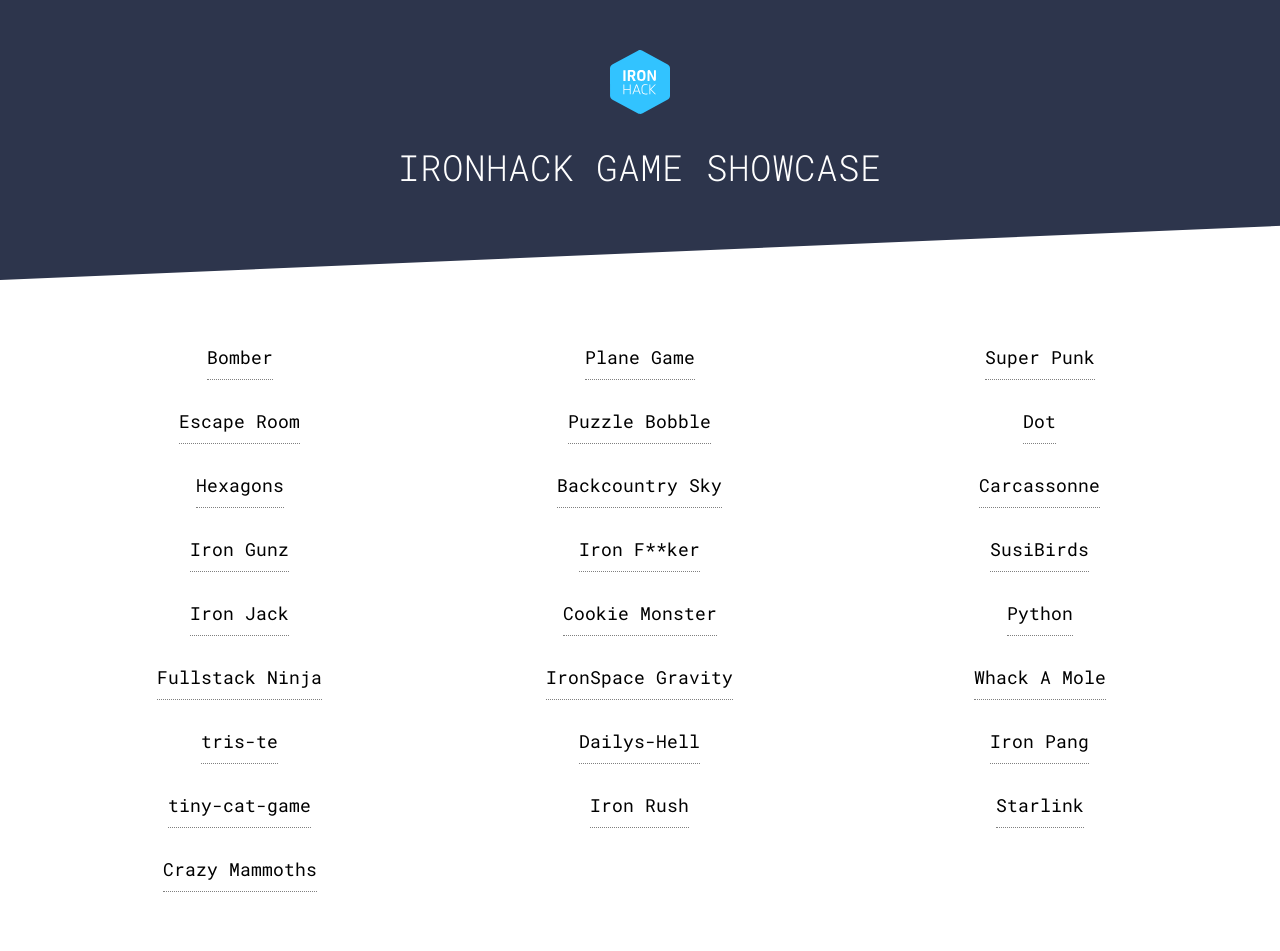
<file: index.html>
<!DOCTYPE html>
<html lang="en">
<head>
    <meta charset="UTF-8">
    <meta name="viewport" content="width=device-width, initial-scale=1.0">
    <meta http-equiv="X-UA-Compatible" content="ie=edge">
    <link rel="stylesheet" href="styles.css">
    <link href="https://fonts.googleapis.com/css?family=Roboto+Mono:300,400" rel="stylesheet">
    <title>Iron Games</title>
</head>
<body>
    <div class="logo">
        <img src="img/logo.svg" alt="logo ironhack">
        <h1>Ironhack game showcase</h1>
    </div>
    <div class="container">
        <ul>
            <li><a href="bomber/index.html">Bomber</a></li>
            <li><a href="escape-room/index.html">Escape Room</a></li>
            <li><a href="hex/index.html">Hexagons</a></li>
            <li><a href="iron-gunz/index.html">Iron Gunz</a></li>
            <li><a href="iron-jack/index.html">Iron Jack</a></li>
            <li><a href="ninja/index.html">Fullstack Ninja</a></li>
            <li><a href="tris-te/index.html">tris-te</a></li>
            <li><a href="tiny-cat-game/index.html">tiny-cat-game</a></li>
            <li><a target="_blank" href="mammoths/index.html">Crazy Mammoths</a></li>
        </ul>
        <ul>
            <li><a target="_blank" href="plane-game/index.html">Plane Game</a></li>
            <li><a target="_blank" href="puzzle-bobble/index.html">Puzzle Bobble</a></li>
            <li><a target="_blank" href="sky/index.html">Backcountry Sky</a></li>
            <li><a target="_blank" href="ironfucker/index.html">Iron F**ker</a></li>
            <li><a target="_blank" href="cookie-monster/index.html">Cookie Monster</a></li>
            <li><a target="_blank" href="gravity/index.html">IronSpace Gravity</a></li>
            <li><a target="_blank" href="Dailys-Hell/index.html">Dailys-Hell</a></li>
            <li><a target="_blank" href="iron-Rush/index.html">Iron Rush</a></li>
        </ul>
        <ul>
            <li><a target="_blank" href="super-punk/index.html">Super Punk</a></li>
            <li><a target="_blank" href="dot/index.html">Dot</a></li>
            <li><a target="_blank" href="carcassonne/index.html">Carcassonne</a></li>
            <li><a target="_blank" href="susibirds/index.html">SusiBirds</a></li>
            <li><a target="_blank" href="python/index.html">Python</a></li>
            <li><a target="_blank" href="whack-a-mole/index.html">Whack A Mole</a></li>
            <li><a target="_blank" href="iron-pang/index.html">Iron Pang</a></li>
            <li><a target="_blank" href="starlink/index.html">Starlink</a></li>
        </ul>
    </div>
</body>
</html>
</file>
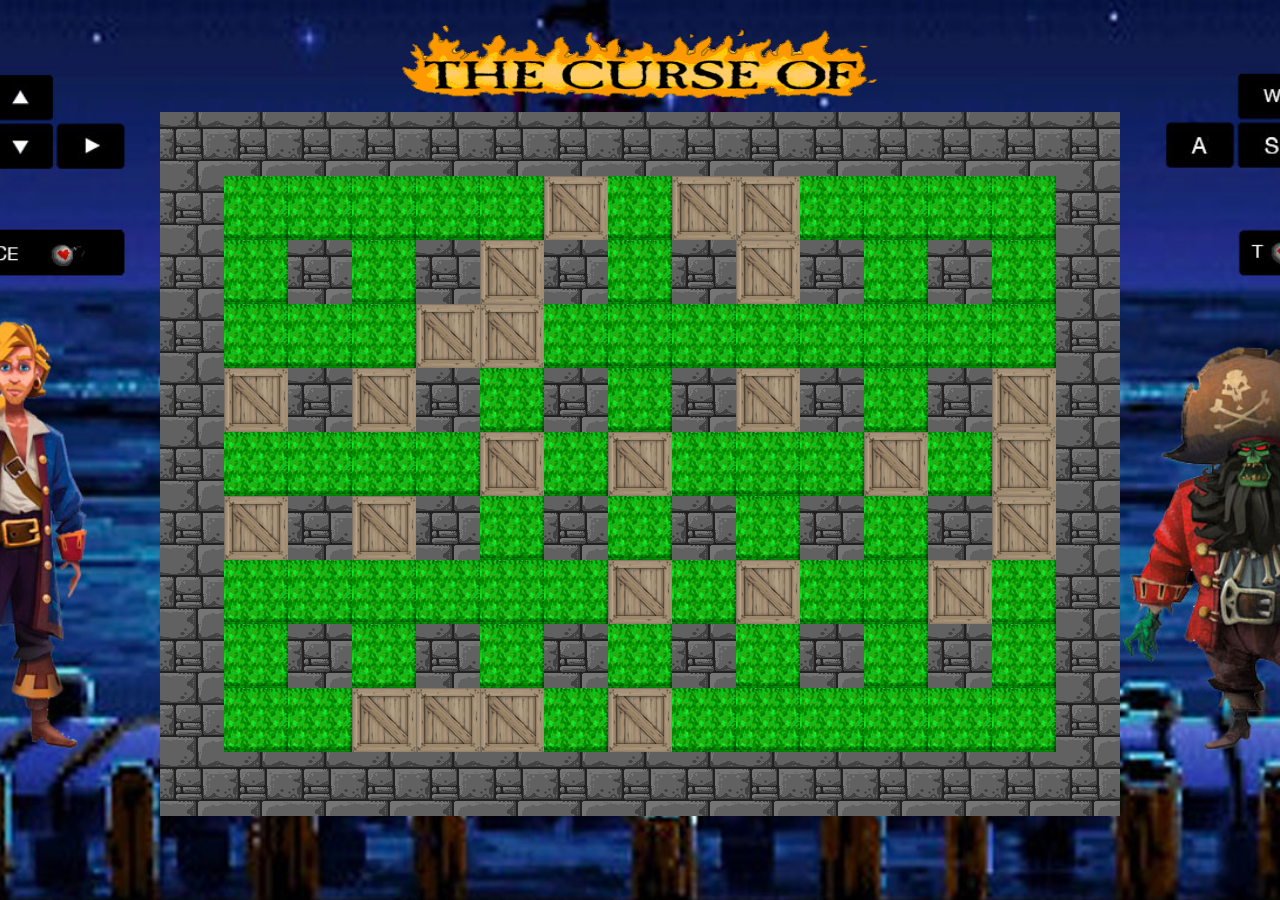
<file: bomber/index.html>
<!DOCTYPE html>
<html lang="en">

<head>
    <meta charset="UTF-8">
    <meta name="viewport" content="width=device-width, initial-scale=1.0">
    <meta http-equiv="X-UA-Compatible" content="ie=edge">
    <link rel="stylesheet" href="css/style.css">
    <script src="https://code.jquery.com/jquery-3.3.0.js" integrity="sha256-TFWSuDJt6kS+huV+vVlyV1jM3dwGdeNWqezhTxXB/X8=" crossorigin="anonymous"></script>
    <script src="js/ion.sound.js"></script>
    <script src="js/main.js"></script>
    <script src="js/bomberman.js"></script>
    <script src="js/board.js"></script>
    <script src="js/bomb.js"></script>
    <script src="js/obstacle.js"></script>
    <title>The Curse of Le Marc</title>
</head>

<body>
    <div class="background">
        <div>
            <div class="titulo">
                <img src="images/tmonkeyisland.gif" alt="logo titulo" id="logo" />
            </div>
        </div>
        <canvas id="myCanvas" width="960" height="704"></canvas>
    </div>
    <audio autoplay="true" loop>
            <source src="./sounds/main.mp3" type="audio/mpeg">
        </audio>
</body>

</html>
</file>
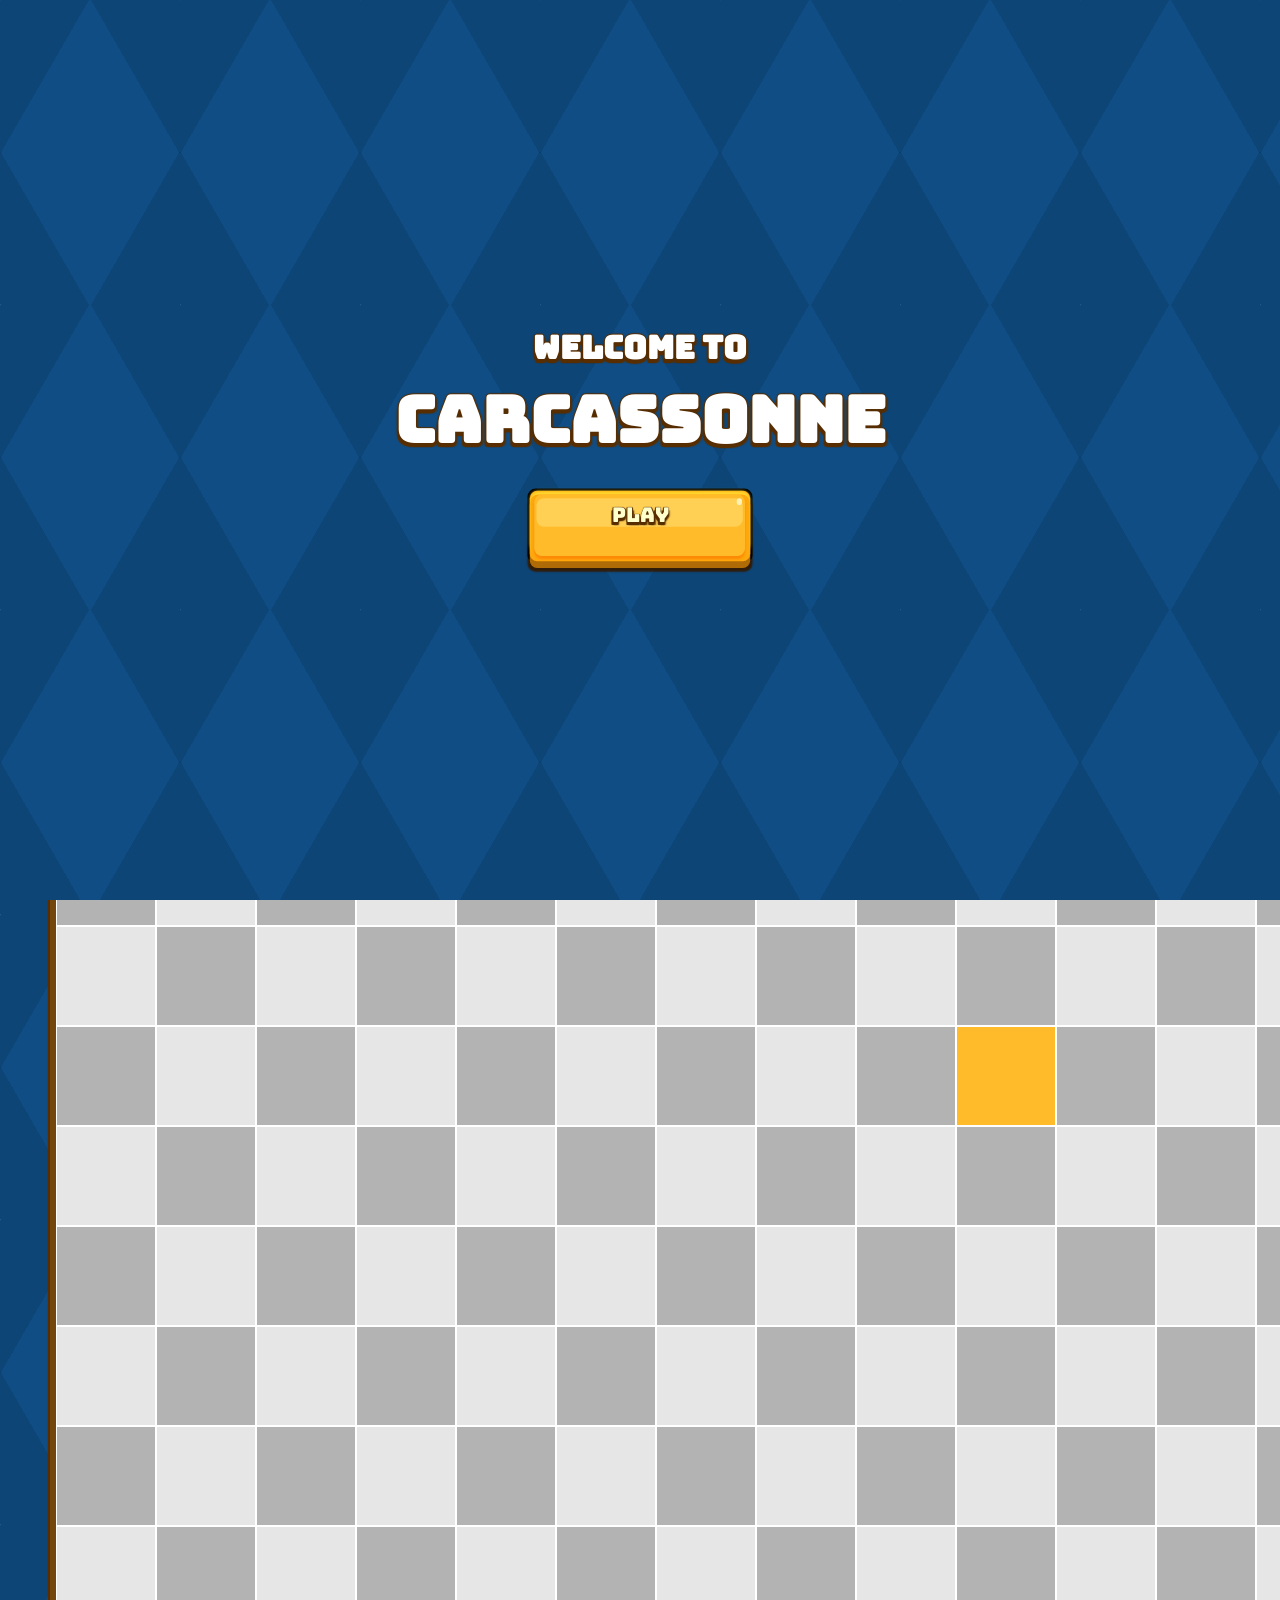
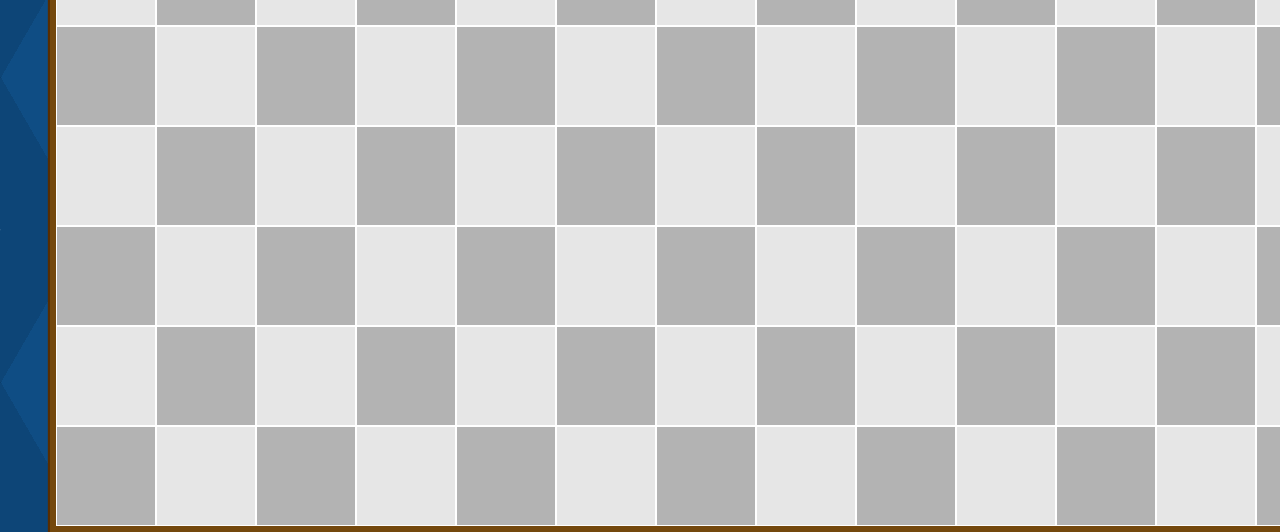
<file: carcassonne/index.html>
<!DOCTYPE html>
<html lang="en">
<head>
  <meta charset="UTF-8">
  <meta name="viewport" content="width=device-width, initial-scale=1.0">
  <meta http-equiv="X-UA-Compatible" content="ie=edge">
  <title>Carcassonne</title>
  <link rel="stylesheet" href="css/bootstrap-reboot.min.css">
  <link rel="stylesheet" href="css/style.css">
</head>
<body>

  <div id="begin-game" class="game-screen">
    <h1>Welcome to <span>Carcassonne</span></h2>
    <div class="capa1 context-btn play-btn" id="start">
      <div class="capa2">
        <div class="capa23">
          <div class="capa3">
            <div class="capa4">
              <span class="text">Play</span>
              <div class="capa5"></div>
            </div>
          </div>
        </div>
      </div>
    </div>
  </div>

  <div class="game-wrapper">
    <h1 class="logo">Carcassonne</h1>

    <div class="information-wrapper">
      <section class="remaining-cards">
        <div id="remaining-cards-info">
          Remaining cards: <span>30</span>
        </div>
      </section>
      <section id="board">

      </section>
      <section class="score">
        <div class="score-title">
          <h2>Score</h2>
        </div>
        <div class="players-information">
          <div class="player player-1">
            <h3>Player 1</h3>
            <div class="player-score">
              0
            </div>
          </div>

          <div class="deck-container">
            <h3>Deck</h3>
            <div class="deck" id="deck">
            </div>
          </div>

          <div class="player player-2">
            <h3>Player 2</h3>
            <div class="player-score">
              0
            </div>
          </div>
        </div>
      </section>
    </div>
  </div>

  <script src="https://code.jquery.com/jquery-3.2.1.min.js"
  integrity="sha256-hwg4gsxgFZhOsEEamdOYGBf13FyQuiTwlAQgxVSNgt4="
  crossorigin="anonymous"></script>
  <script type="text/javascript" src="js/jquery-ui.min.js"></script>
  <script type="text/javascript" src="js/card.js"></script>
  <script type="text/javascript" src="js/board.js"></script>
  <script type="text/javascript" src="js/score.js"></script>
  <script type="text/javascript" src="js/game.js"></script>
</body>
</html>
</file>
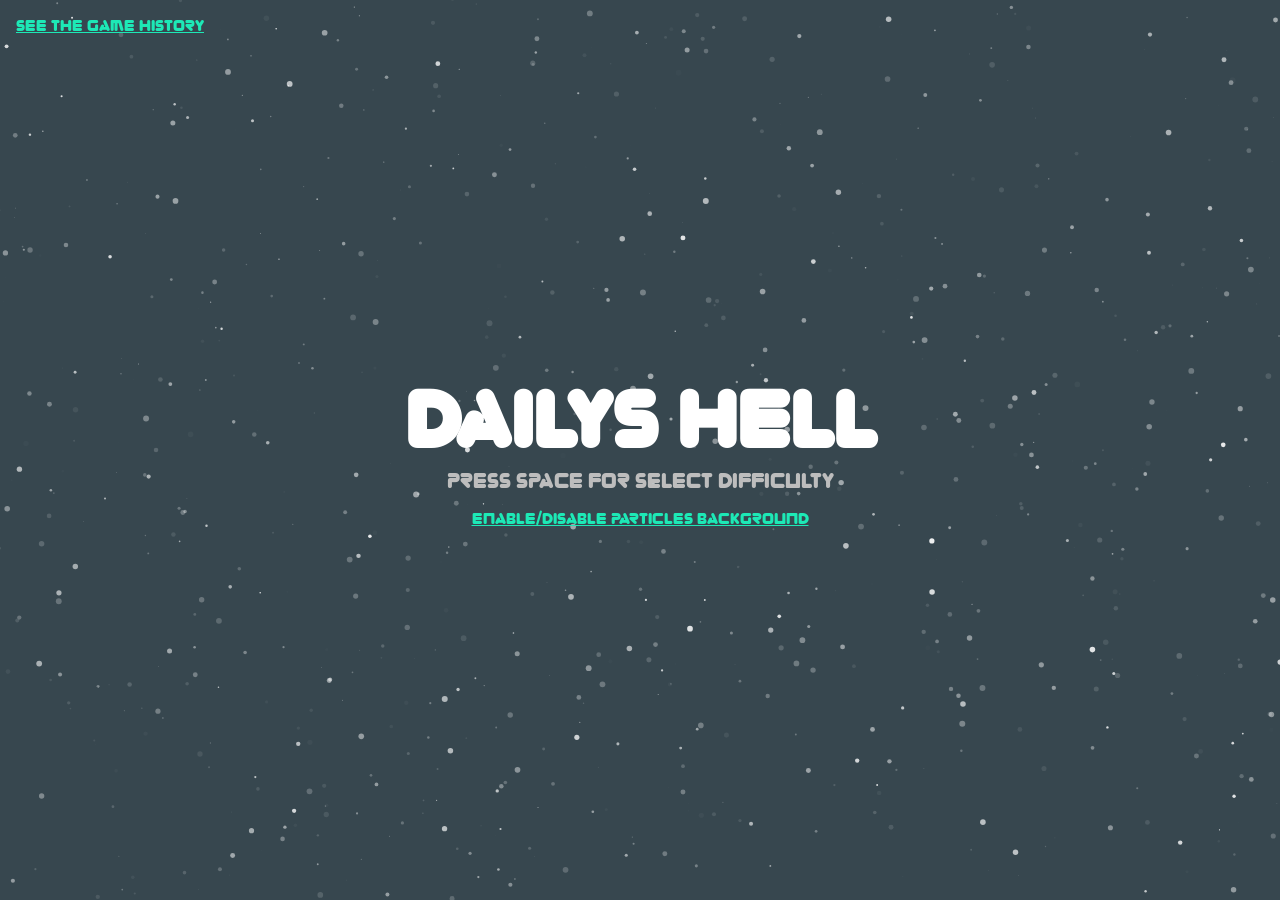
<file: Dailys-Hell/index.html>
<!DOCTYPE html>
<html lang="en">
<head>
    <meta charset="UTF-8">
    <meta name="viewport" content="width=device-width, initial-scale=1.0">
    <meta http-equiv="X-UA-Compatible" content="ie=edge">
    <title>Dailys Hell</title>
    <link rel="stylesheet" href="css/main.css">
</head>
<body>
    <div id="particles-js"></div>

    <canvas id="game-canvas"></canvas>
    
    <div id="splash-screen">
        <h1>Dailys Hell</h1>
        <p id="pressEnterText">Press space for select difficulty</p>
        
        <div id="difficulty-container">
            <article id="0">
                <h3>Hard</h3>
                <p>For script kiddies</p>
            </article>
            <article id="1">
                <h3>Very Hard</h3>
                <p>For junior developers</p>
            </article>
            <article id="2">
                <h3>1 vs 1</h3>
                <p>For senior developers</p>
            </article>
            <article id="3">
                <h3>Hardcore</h3>
                <p>For the masters of the f*cking universe</p>
            </article>
            <article id="4">
                <h3>SandBox</h3>
                <p>For babys (you can't die)</p>
            </article>
        </div>

        <a href="#" id="disableParticles">Enable/Disable Particles Background</a>
    </div>

    <a href="README.html" id="gameStory">See the Game History</a>

    <embed src="sounds/level1.mp3" autostart="true" loop="true" width="2" height="0"></embed>

    <script src="js/particles.js"></script>
    <script src="js/finalBoss.js"></script>
    <script src="js/gameData.js"></script>
    <script src="js/fireballs.js"></script>
    <script src="js/pulse.js"></script>
    <script src="js/player.js"></script>
    <script src="js/enemy.js"></script>
    <script src="js/game.js"></script>
    <script src="js/main.js"></script>
</body>
</html>
</file>
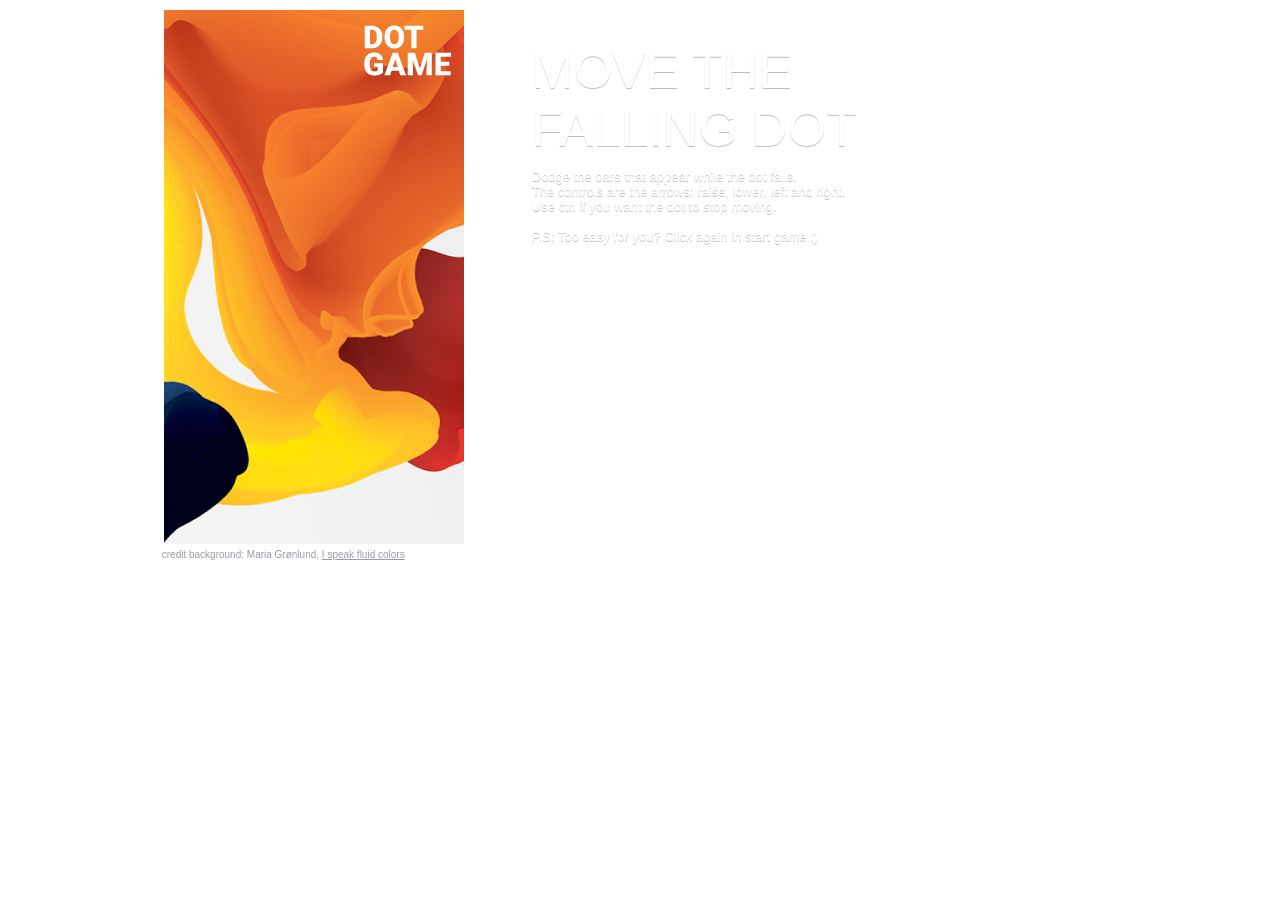
<file: dot/index.html>
<!DOCTYPE html>
<html lang="en">
<head>
  <meta charset="UTF-8">
  <meta name="viewport" content="width=device-width, initial-scale=1.0">
  <meta http-equiv="X-UA-Compatible" content="ie=edge">
  <link rel="stylesheet" href="css/style.css">
  <link rel="stylesheet" href="css/bootstrap-grid.min.css">
  <link rel="shortcut icon" type="image/png" href="img/icon.png"/>
  <title>dot game</title>
</head>
<body>
  <div class= "container row justify-content-center">
    <div id="game-board" class="col-md-3">
      <canvas id="canvas" width="300px" height="534px"></canvas>
      <footer>credit background: Maria Grønlund, <a href="https://www.behance.net/gallery/9795093/I-speak-fluid-colors">I speak fluid colors</a></footer>
    </div>
    <div class="col-md-1"></div>
    <div class="col-md-5 intro">
      <h1>Move the falling dot</h1>
      <p>Dodge the bars that appear while the dot falls.</br>
          The controls are the arrows: raise, lower, left and right.</br>
          Use ctrl if you want the dot to stop moving.</br></br>
          P.S: Too easy for you? Click again in start game ;)</p>
      <div><button id="start-button" class="btn">Start Game</button></div>
      <div><button id="reload-button" class="btn">Reload Game</button></div>
    </div>
  </div>
  <script type="text/javascript" src="lib/CONFIG.js"></script>
  <script type="text/javascript" src="lib/obstacle.js"></script>
  <script type="text/javascript" src="lib/dot.js"></script>
  <script type="text/javascript" src="lib/sound.js"></script>
  <script type="text/javascript" src="lib/game.js"></script>
  <script type="text/javascript" src="lib/main.js"></script>
</body>
</html>
</file>
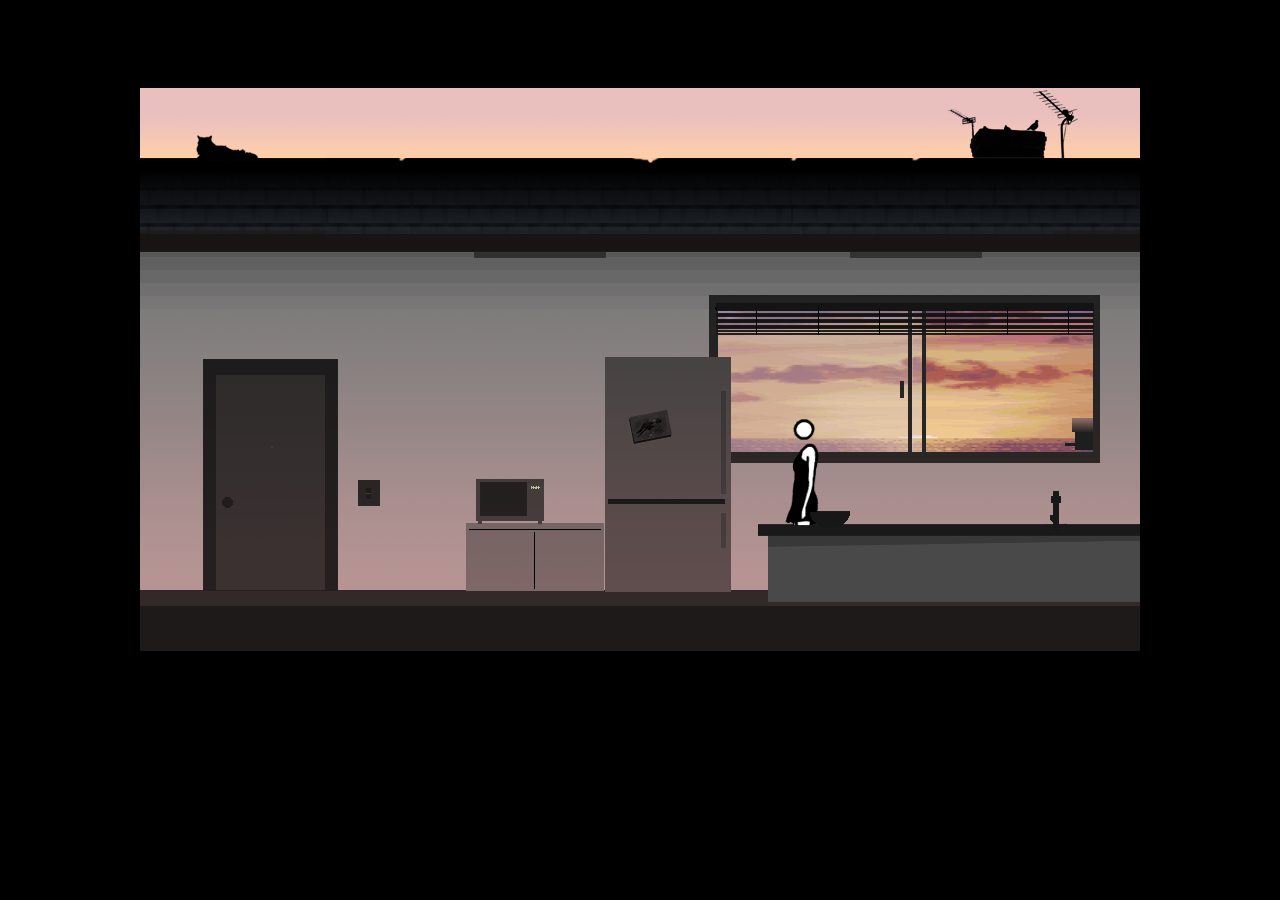
<file: escape-room/index.html>
<!DOCTYPE html>
<html lang="en">
<head>
  <meta charset="UTF-8">
  <meta name="viewport" content="width=device-width, initial-scale=1.0">
  <meta http-equiv="X-UA-Compatible" content="ie=edge">
  <title>Game project</title>
  <link rel="stylesheet" href="css/styles.css">
  <script src="https://code.jquery.com/jquery-3.3.1.js" integrity="sha256-2Kok7MbOyxpgUVvAk/HJ2jigOSYS2auK4Pfzbm7uH60=" crossorigin="anonymous"></script>
  
  
</head>

<body>
  <div class="container">
    <div class="inventory">
        <div data-selected="false" class="not-owned" id="corn"><img src="images/items/corn.png" alt="Un puñado de maíz"></div>
        <div data-selected="false" class="not-owned" id="bowl"><img src="images/items/bowl.png" alt="Un bol azul"></div>
        <div data-selected="false" class="not-owned" id="pop"><img src="images/items/pop.png" alt="Palomitas"></div>
        <div data-selected="false" class="not-owned" id="key"><img src="images/items/key.png" alt="Palomitas"></div>
    </div>
    <div class="screen">
      <canvas id="myCanvas" width="1000" height="563">
      </canvas>
      <div id="subtitles"></div>
      
    </div>  
  </div>
  
  <script src="js/hero.js"></script>
  <script src="js/items.js"></script>
  <script src="js/foreground.js"></script>
  <script src="js/background.js"></script>
  <script src="js/zones.js"></script>
  <script src="js/actions.js"></script>
  <script src="js/game.js"></script>
  <script src="js/script.js"></script>
  
</body>
</html>
</file>
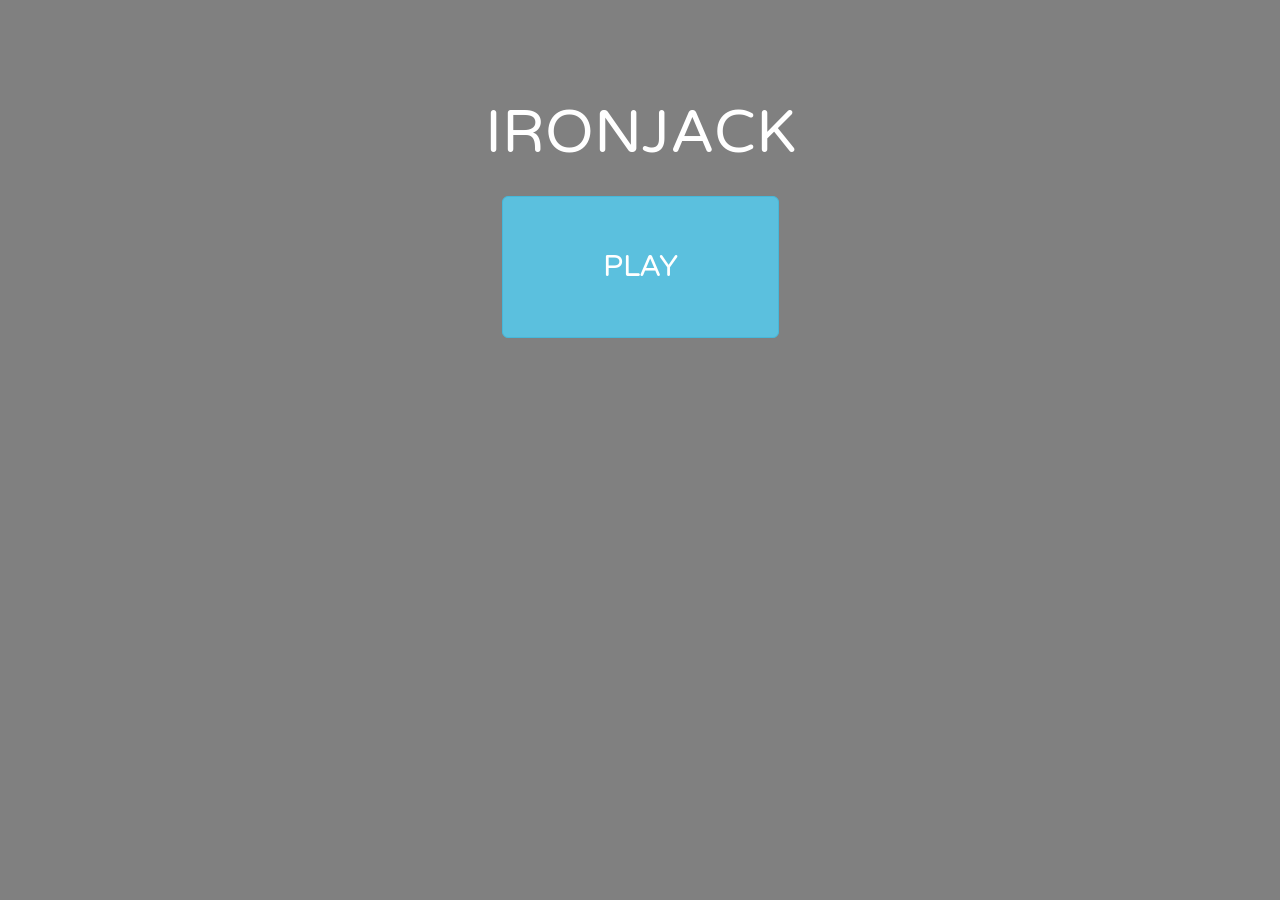
<file: iron-jack/index.html>
<!DOCTYPE html>
<html lang="en">

<head>
  <meta charset="UTF-8">
  <meta name="viewport" content="width=device-width, initial-scale=1.0">
  <meta http-equiv="X-UA-Compatible" content="ie=edge">
  <title>Iron Jack</title>

  <!-- jQuery -->
  <script src="https://code.jquery.com/jquery-3.2.1.slim.min.js" integrity="sha384-KJ3o2DKtIkvYIK3UENzmM7KCkRr/rE9/Qpg6aAZGJwFDMVNA/GpGFF93hXpG5KkN" crossorigin="anonymous"></script>
  <script src="https://cdnjs.cloudflare.com/ajax/libs/popper.js/1.12.9/umd/popper.min.js" integrity="sha384-ApNbgh9B+Y1QKtv3Rn7W3mgPxhU9K/ScQsAP7hUibX39j7fakFPskvXusvfa0b4Q" crossorigin="anonymous"></script>

  <!-- Bootstrap -->
  <link rel="stylesheet" href="https://maxcdn.bootstrapcdn.com/bootstrap/3.3.7/css/bootstrap.min.css" integrity="sha384-BVYiiSIFeK1dGmJRAkycuHAHRg32OmUcww7on3RYdg4Va+PmSTsz/K68vbdEjh4u" crossorigin="anonymous">
  <script src="https://maxcdn.bootstrapcdn.com/bootstrap/3.3.7/js/bootstrap.min.js" integrity="sha384-Tc5IQib027qvyjSMfHjOMaLkfuWVxZxUPnCJA7l2mCWNIpG9mGCD8wGNIcPD7Txa" crossorigin="anonymous"></script>

  <link rel="stylesheet" href="css/style.css">
  <script src="js/background.js"></script>
  <script src="js/player.js"></script>
  <script src="js/platform.js"></script>
  <script src="js/item.js"></script>
  <script src="js/enemy.js"></script>
  <script src="js/game.js"></script>
  <script src="js/index.js"></script>
</head>

<body>
  <div class="container">
    <div class="row">
      <div id="start" class="col-lg-12">
        <h1>IRONJACK</h1>
        <button id="start-game" class="btn btn-info btn-lg">PLAY</button>
      </div>
    </div>

    <div class="row">
      <div id="game" class="col-lg-12">
        <div class="canvas col-lg-12">
          <canvas id="iron-jack" width="800" height="600"></canvas>
        </div>
        <div class="info col-lg-12">
          <h2>IRONJACK</h2>
          <div class="row">
            <h3 class="col-lg-5" id="level">LEVEL:</h3>
            <h3 class="col-lg-5" id="points">POINTS:</h3>
          </div>          
          <button id="reset-game" class="btn btn-info">RESET</button>
        </div>
      </div>
    </div>
  </div>
</body>

</html>
</file>
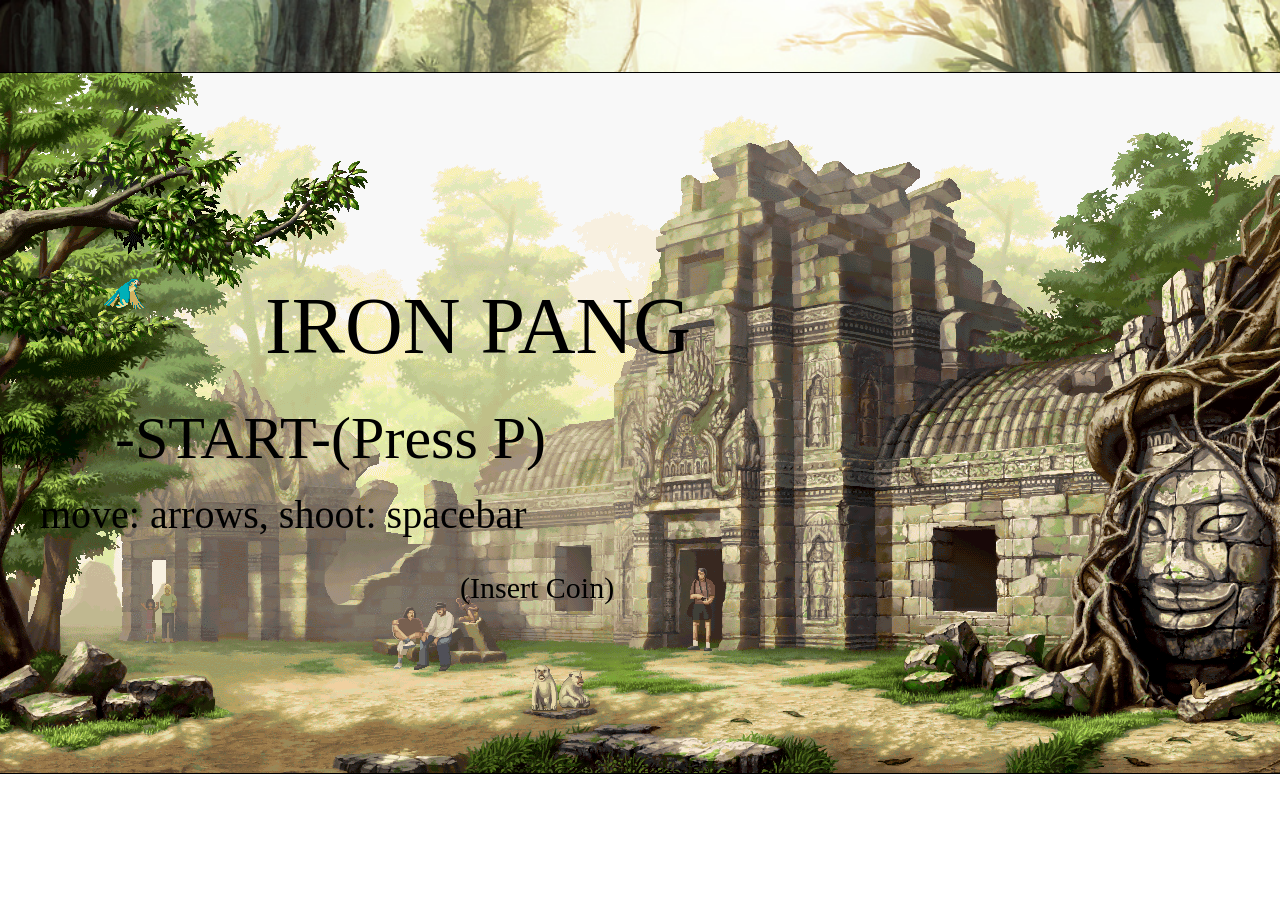
<file: iron-pang/index.html>
<!DOCTYPE html>
<html lang="en">

<head>
  <meta charset="utf-8">
  <meta name="viewport" content="width=device-width, initial-scale=1, shrink-to-fit=no">
  <meta http-equiv="X-UA-Compatible" content="ie=edge">
  <script type="text/javascript" src="js/index.js"></script>
  <script type="text/javascript" src="js/game.js"></script>
  <script type="text/javascript" src="js/player.js"></script>
  <script type="text/javascript" src="js/ball.js"></script>
  <script type="text/javascript" src="js/bullet.js"></script>
  <script type="text/javascript" src="js/score.js"></script>

  <!-- Bootstrap CSS -->
 <link rel="stylesheet" href="https://maxcdn.bootstrapcdn.com/bootstrap/4.0.0/css/bootstrap.min.css" integrity="sha384-Gn5384xqQ1aoWXA+058RXPxPg6fy4IWvTNh0E263XmFcJlSAwiGgFAW/dAiS6JXm"
 crossorigin="anonymous">

  <link rel="stylesheet" href="css/style.css">
  <title>Iron Pang</title>
</head>

<body>
  
  
<br>
<br>
<br>
    
    
  

<div class="d-flex justify-content-center align-items-center">
  <canvas id="canvas" width="1500" height="700"></canvas>
</div>

</body>

</html>
</file>
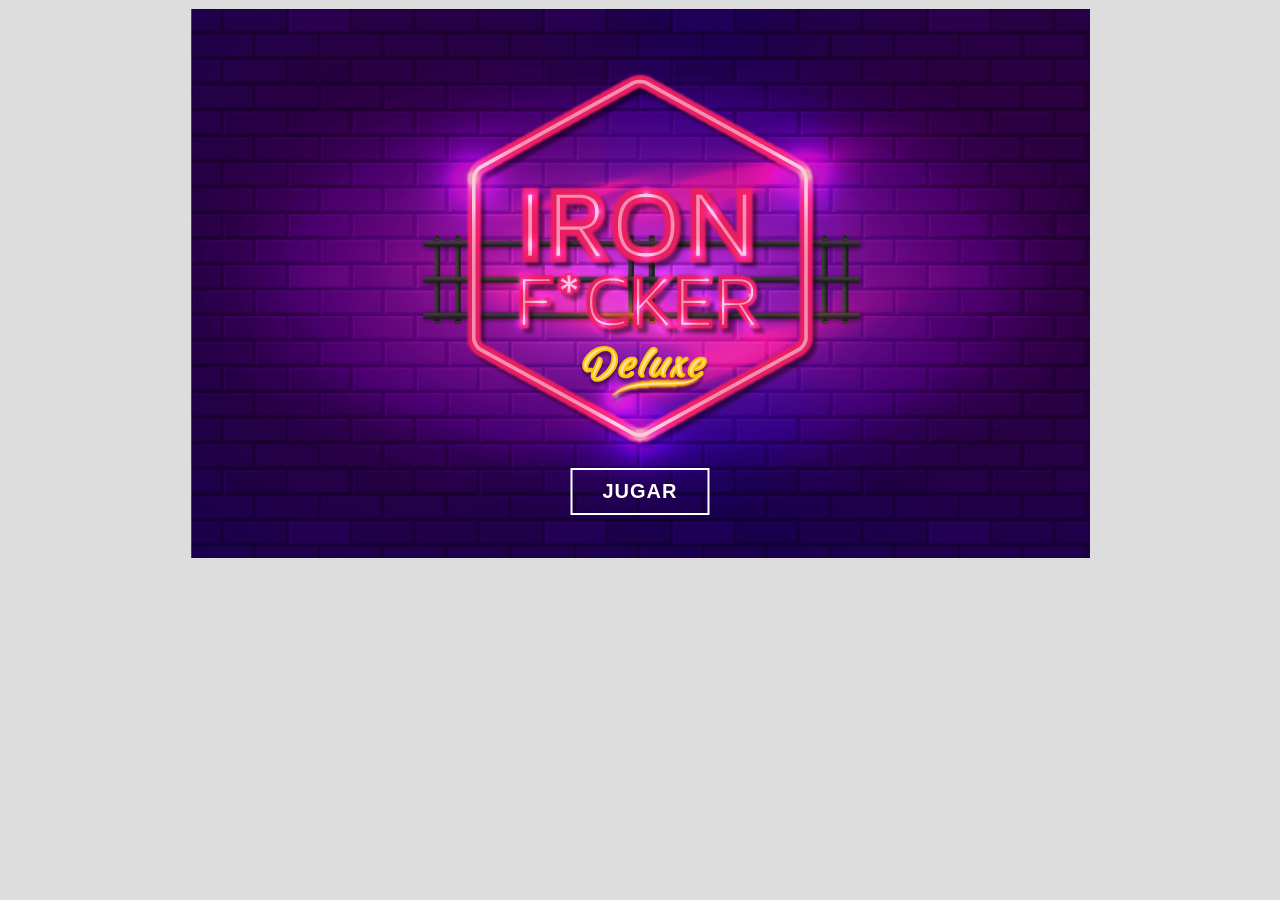
<file: ironfucker/index.html>
<!DOCTYPE html>
<html lang="es">

<head>
    <meta charset="UTF-8">
    <meta name="viewport" content="width=device-width, initial-scale=1.0">
    <meta http-equiv="X-UA-Compatible" content="ie=edge">
    <title>Iron F*cker | Game</title>
    <link rel="stylesheet" href="./css/styles.css">
</head>

<body>

    <div id="start">
        <a href="play.html">JUGAR</span></a>
    </div>

</body>

</html>
</file>
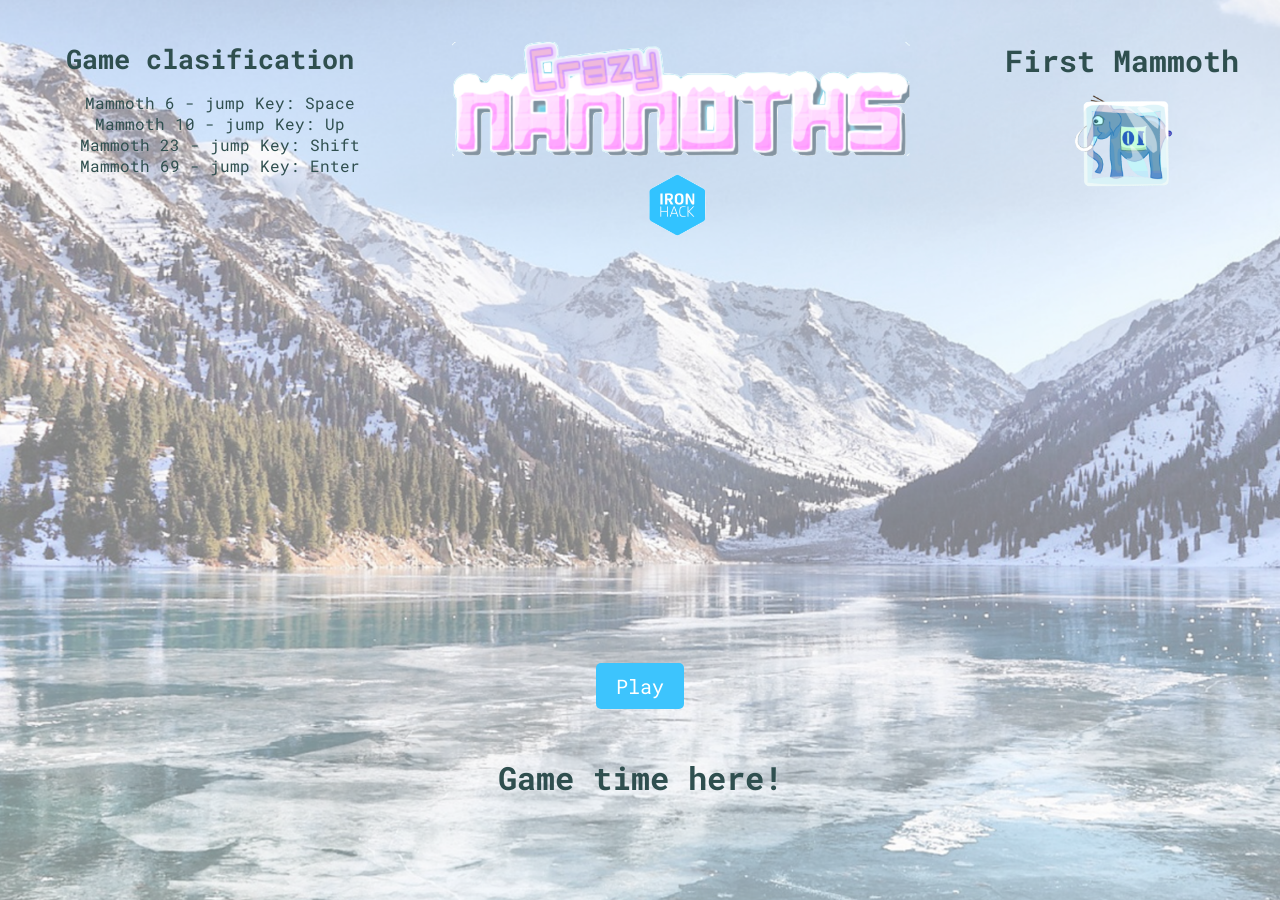
<file: mammoths/index.html>
<!DOCTYPE html>
<html>
  <head>
    <meta charset="utf-8">
    <meta name="viewport" content="width=device-width">
    <title>Pablo's Crazy Mammoths</title>
    <link href="css/index.css" rel="stylesheet" type="text/css" />
    <link href="https://fonts.googleapis.com/css?family=Roboto+Mono" rel="stylesheet">
  </head>
  <body>
    <canvas id="canvas"></canvas>

    <div id="winnerDiv">
      <h1> The super Winner is: </h1>
      <img id="winnerImg" src="images/Mammoth10.png" alt="mammoth Winner">
    </div>

    <div id="game">

      <div id="clasification">
        <h1>Game clasification</h1>
        <ol id="clasificationList">
          <li id="1st">Mammoth 6 - jump Key: Space</li>
          <li id="2nd">Mammoth 10 - jump Key: Up</li>
          <li id="3rd">Mammoth 23 - jump Key: Shift</li>
          <li id="4th">Mammoth 69 - jump Key: Enter</li>
        </ol>
      </div>

      <div id="title">
        <img src="images/title3.png" alt="title">
      </div>

      <div id="firstPosition">
        <h1>First Mammoth</h1>
        <img id="firstMammoth" src= "images/Mammoth10.png" alt="mammoth Winning">
      </div>

    </div>

    <div id="holdPlay">
      <button id="button" onclick="play()">Play</button>
      <h1 id="gameTime"> Game time here! </h1>
    </div>
    <script src="js/mammoth.js"></script>
    <script src="js/board.js"></script>
    <script src="js/game.js"></script>
  </body>
</html>
</file>
<file: styles.css>
body {
    font-family: 'Roboto Mono', monospace;
    font-size: 18px;
    color: black;
    padding: 0;
    margin: 0;
}

.logo {
    padding: 50px 0 10px;
    margin-bottom: 120px;
    text-align: center;
    background: #2d354c;
    position: relative;
}

.logo:after {
    content: "";
    position: absolute;
    width: 100vw;
    border-bottom: 65px solid transparent;
    border-left: 120vw solid #2d354c;
    left: 0;
}

h1 {
    text-transform: uppercase;
    font-weight: 300;
    color: white;
}

.container {
    width: 1200px;
    max-width: 100%;
    margin: 0 auto;
    box-sizing: border-box;
    display: flex;
    flex-wrap: wrap;
}

ul {
    width: 33.33%;
    list-style: none;
    text-align: center;
    margin: 0 0 30px;
    padding: 0;
}

li {
    margin-bottom: 40px;
}

a {
    text-decoration: none;
    color: black;
    border-bottom: 1px dotted grey;
    padding-bottom: 10px;
}

a:hover {
    color: #32c3ff;
}

@media screen and (max-width:1199px) {
    ul {
        width: 50%;
    }
}

@media screen and (max-width:767px) {
    ul {
        width: 100%;
    }
}
</file>
<file: bomber/css/style.css>
body {
    text-align: center;
    background: url("../images/bg-3.jpg") no-repeat center center fixed;
    -webkit-background-size: cover;
    -moz-background-size: cover;
    -o-background-size: cover;
    background-size: cover;
}

#myCanvas {
    margin:0 auto;
}


#logo {
       height: auto;
       display: inline-block;
       width: 100%;
       max-width: 500px;
        height: 100px;
       margin: 0 auto;
       text-align: center;
}
</file>
<file: carcassonne/css/style.css>
@import url('https://fonts.googleapis.com/css?family=Bungee');

* {
  box-sizing: border-box;
  outline: none;
}

body {
  font-family: 'Bungee', cursive;
  font-style: normal;
  font-weight: 400;
}

.game-wrapper {
  /*background-image: url(../img/pattern.svg);
  background-repeat: repeat;*/

  height: 100%;
  width: 2412px;
  /*background-size: 100px;*/

  background-color: #0F4D84;
  background-image:
  repeating-linear-gradient(120deg, rgba(255,255,255,.1), transparent 1px, transparent 10000px),
  repeating-linear-gradient(60deg, rgba(255,255,255,.1), rgba(255,255,255,.1) 1px, transparent 1px, transparent 10000px),
  linear-gradient(60deg,rgba(0,0,0,.1) 25%, transparent 25%, transparent 75%, rgba(0,0,0,.1) 75%, rgba(0,0,0,.1)),
  linear-gradient(120deg, rgba(0,0,0,.1) 25%, transparent 25%, transparent 75%, rgba(0,0,0,.1) 75%, rgba(0,0,0,.1));
  background-size: 180px 305px;
}
.information-wrapper {
  margin: 0 50px;
  display: flex;
  flex-direction: row;
  justify-content: space-between;
}

/* Textos */

h1.logo {
  z-index: 10001;
  position: fixed;
  top: 0;
  left: 50%;
  transform: translateX(calc(-50% - 150px));
  font-size: 4rem;
  text-transform: uppercase;
  text-align: center;
  color: #ffbb2a;
  text-shadow: -1px 0 1px #582E00, 1px 0 1px #582E00, 0 -1px 1px #582E00, 0 4px 1px #582E00, -2px 4px 1px #582E00, 2px 3px 2px #582E00;
}
h1, h2, h3, .player-score, .remaining-cards, .winner, .wrong-position {
  text-align: center;
  color: #ffffff;
  text-shadow: -1px 0 1px #582E00, 1px 0 1px #582E00, 0 -1px 1px #582E00, 0 4px 1px #582E00, -2px 4px 1px #582E00, 2px 3px 2px #582E00;
}

h1 {
  font-size: 2rem;
}

h1 span {
  font-size: 4rem;
  display: block;
}

h2 {
  font-size: 3rem;
}
h3 {
  font-size: 2rem;
}
.player-score {
  text-align: center;
  font-size: 4rem;
  color: #ffffff;
}
.remaining-followers {
  text-align: center;
  font-size: 1.25rem;
  color: #ffffff;
}
.wrong-position {
  color: #e85756;
  position: fixed;
  top: 50%;
  left: 50%;
  text-align: center;
  transform: translate(-50%, -50%);
  z-index: 10000;
  font-size: 3rem;
  animation-name: wrongFadeInOut;
  animation-duration: 2s;
  animation-timing-function: ease-in-out;
  opacity: 0;
}

@keyframes wrongFadeInOut {
  0% {opacity: 0}
  15% {opacity: 1}
  85% {opacity: 1}
  100% {opacity: 0}
}

/* Board */

#board {
  margin-top: 120px;
  width: 2012px;
  border: 6px solid #74480d;
  height: 2012px;
  background: #dedede;
  background-image: url(../img/board-background.png);
  box-shadow: -1px 0 1px #582E00, 1px 0 1px #582E00, 0 -1px 1px #582E00, 0 4px 1px #582E00, -2px 4px 1px #582E00, 2px 3px 2px #582E00;
}
.row-card {
  display: flex;
}
.card-cell {
  height: 100px;
  width: 100px;
  flex-basis: 100px;
  border: 1px solid #ffffff;
}
.initial {
  background: #ffbb2a !important;
}
.cell-highlighted {
  background: #0F4D84 !important;
}
.blocked {
  pointer-events: none;
}

/* Score */

.score {
  height: 100vh;
  background-image: url(../img/pattern-score.svg);
  background-repeat: repeat;
  background-size: 100px;
  background: #e85756;
  -webkit-box-shadow: -5px 0px 14px -7px rgba(255,187,42,1);
  -moz-box-shadow: -5px 0px 14px -7px rgba(255,187,42,1);
  box-shadow: -5px 0px 14px -7px rgba(255,187,42,1);
  width: 300px;
  position: fixed;
  right: 0;
  top: 0;
  padding: 20px 20px 40px;
  z-index: 10002;
  transform: scale(0);
  transition: transform 0.3s ease-in;
}

.score.show {
  transform: scale(1);
}

.players-information {
  display: flex;
  flex-direction: column;
  justify-content: space-between;
  height: calc(100% - 100px);
  align-items: center;
}
.score-title {
  display: flex;
  height: 100px;
  align-items: center;
  justify-content: center;
}
.deck {
  position: relative;
  width: 98px;
  height: 98px;
}

#deck.blocked-deck .card {
  pointer-events: none !important;
}

.deck-container h3 {
  margin-bottom: 1.5rem;
}

.card, .back, .front{
  height: 98px;
  width: 98px;
}

.card {
  flex-basis: 100px;
  position: absolute;
}

.deck .card {
  pointer-events: none;
}

.deck .card:last-child {
  pointer-events: auto;
}

.card .back {
  background-image: url(../img/back.svg);
  background-repeat: no-repeat;
}

.card .front {
  display: none;
}

.player h3, .player div {
  color: #fff;
  transition: all 0.3s ease;
}

.player.active {
  animation-name: mark;
  animation-duration: 1.5s;
  animation-timing-function: ease;
  animation-iteration-count: infinite;
}

.player.active h3, .player.active div {
  color: #ffbb2a;
}

/* Remaining cards */

.remaining-cards {
  position: fixed;
  z-index: 1;
  bottom: 0;
  left: 50%;
  transform: translateX(calc(-50% - 150px));
  text-align: center;
  background: #e85756;
  padding: 10px 20px;
  font-size: 1.3rem;
  border-top-left-radius: 8px;
  border-top-right-radius: 8px;
}

/* End of the game */

.game-screen {
  z-index: 10000;
  height: 100vh;
  width: 100%;
  background-color: #0F4D84;
  background-image:
  repeating-linear-gradient(120deg, rgba(255,255,255,.1), transparent 1px, transparent 10000px),
  repeating-linear-gradient(60deg, rgba(255,255,255,.1), rgba(255,255,255,.1) 1px, transparent 1px, transparent 10000px),
  linear-gradient(60deg,rgba(0,0,0,.1) 25%, transparent 25%, transparent 75%, rgba(0,0,0,.1) 75%, rgba(0,0,0,.1)),
  linear-gradient(120deg, rgba(0,0,0,.1) 25%, transparent 25%, transparent 75%, rgba(0,0,0,.1) 75%, rgba(0,0,0,.1));
  background-size: 180px 305px;
  display: flex;
  align-items: center;
  justify-content: center;
  flex-direction: column;
  position: fixed;
}

#end-game {
  width: calc(100% - 300px);
  opacity: 0;
  animation-name: show;
  animation-duration: .5s;
  animation-delay: 0.5s;
  animation-timing-function: ease-in;
  animation-iteration-count: 1;
  animation-fill-mode: forwards;
}

#begin-game {
  z-index: 10003;
}
.winner {
  font-size: 4rem;
}
.play-btn {
  transform: scale(.75) !important;
  margin: 0 !important;
}
.play-btn span {
  margin-left: 0;
  left: 50%;
  transform: translateX(-50%);
  width: 180px;
}

#begin-game .play-btn span {
  width: 74px;
}

/*Botones*/


/*Boton amarillo defecto*/

.capa1 {
	position: relative;
	-webkit-border-radius: 11px;
	-moz-border-radius: 11px;
	border-radius: 11px;
	width:300px;
	height:100px;
	background:black;
	-webkit-box-shadow: 0px 11px 2px #301C09;
  -moz-box-shadow: 0px 11px 2px #301C09;
  box-shadow: 0px 11px 2px #301C09;
  cursor:pointer;
  margin : 80px auto;
  transform: scale(0.5);
  z-index: 1000;
}

.capa2 {
	position:absolute;
	-webkit-border-radius: 10px;
	-moz-border-radius: 10px;
	border-radius: 10px;
	width:294px;
	height:94px;
	margin-top:3px;
	margin-left:3px;
	background:#FDA80D;
	-webkit-box-shadow: 0px 9px 0px #AF6B06;
  -moz-box-shadow: 0px 9px 0px #AF6B06;
  box-shadow: 0px 9px 0px #AF6B06;
}

.capa23{
	position:absolute;
	-webkit-border-radius: 10px;
	-moz-border-radius: 10px;
	border-radius: 10px;
	width:292px;
	height:80px;
	margin-top:5px;
	margin-left:1px;
    -webkit-box-shadow: 0px -4px 5px 0px #FFDC33;
    -moz-box-shadow:    0px -4px 5px 0px #FFDC33;
	box-shadow:         0px -4px 5px 0px #FFDC33;


}

.capa3{
	position:absolute;
	-webkit-border-radius: 10px;
	-moz-border-radius: 10px;
	border-radius: 10px;
	margin-top:0px;
	margin-left:5px;
	width:281px;
	height:82px;
	background:rgba(255,187,42,1);
	-webkit-box-shadow: 0px 4px 3px 0px #FE8906;
	-moz-box-shadow:    0px 4px 3px 0px #FE8906;
	box-shadow:         0px 4px 3px 0px #FE8906;
}

.capa4{
	position:absolute;
	-webkit-border-radius: 10px;
	-moz-border-radius: 10px;
	border-radius: 10px;
	margin-top:5px;
	margin-left:3px;
	width:275px;
	height:38px;
	background:#FFD053;
}

.capa5{
	position:absolute;
	-webkit-border-radius: 45%;
	-moz-border-radius: 45%;
	border-radius: 45%;
	margin-top:0px;
	margin-left:267px;
	width:7px;
	height:9px;
	background:#FFF1B6;
}

.text{
	position:absolute;
	font-family: "bungee",sans-serif;
  font-style: normal;
  font-weight: 400;
	color:#FFFFCC;
	font-size:1.7em;
	margin-top:2px;
	margin-left:85px;
	text-shadow: -1px 0 1px #582E00,
             	1px 0 1px #582E00,
             	0 -1px 1px #582E00,
             	0 4px 1px #582E00,
             	-2px 4px 1px #582E00,
             	2px 3px 2px #582E00;
}

/* verde */

.accept-btn .capa2{
	background:#09CC48;
	-webkit-box-shadow: 0px 9px 0px #0D8F23;
    -moz-box-shadow: 0px 9px 0px #0D8F23;
    box-shadow: 0px 9px 0px #0D8F23;

}

.accept-btn .capa23{
	-webkit-box-shadow: 0px -4px 5px 0px #60DA61;
    -moz-box-shadow:    0px -4px 5px 0px #60DA61;
	box-shadow:         0px -4px 5px 0px #60DA61;

}

.accept-btn .capa3{
	background:#30ED45;
	-webkit-box-shadow: 0px 4px 3px 0px #25D039;
	-moz-box-shadow:    0px 4px 3px 0px #25D039;
	box-shadow:         0px 4px 3px 0px #25D039;

}

.accept-btn .capa4{
	background:#50FF65;

}

.accept-btn .capa5{
	background:#D9FFFF;


}

.accept-btn .text{
	text-shadow: -1px 0 1px #005F00,
             	1px 0 1px #005F00,
             	0 -1px 1px #005F00,
             	0 4px 1px #005F00,
             	-2px 4px 1px #005F00,
             	2px 3px 2px #005F00;
    color:#FEFEFE;
}

/**/

.rotate-btn {
  left: -180px;
}

.accept-btn {
  top: -180px;
  left: -20px;
}



/* Animation */

@keyframes mark {
  0% {transform: scale(1);}
  20% {transform: scale(1.2);}
  40% {transform: scale(1);}
  60% {transform: scale(1.2);}
  80% {transform: scale(1);}
  100% {transform: scale(1);}
}

@keyframes show {
  0% {opacity: 0;}
  100% {opacity: 1;}
}
</file>
<file: Dailys-Hell/css/main.css>
@font-face{
    font-family: 'Arcade Font';
    src: url(arcade-font.ttf);
}

* {
    border: 0;
    padding: 0;
    margin: 0;
    box-sizing: border-box;
    font-family: 'Arcade Font';
}

h1{font-size: 80px}

html {
    overflow: hidden;
}

#particles-js{
    background: #37474F;
    
    position: absolute;
    top: 0;
    left: 0;
    z-index: -999;

    width: 100%;
    height: 100%;
}

#splash-screen {
    transition: all 400ms ease-in-out;

    position: absolute;
    top: 0;
    left: 0;
    z-index: 999;

    display: flex;
    flex-direction: column;
    justify-content: center;
    align-items: center;

    width: 100%;
    height: 100%;

    color: white;
}

#splash-screen p{
    font-size: 1.3em;
    color: #BDBDBD;
}

#difficulty-container{
    width: 800px;

    display: none;
    justify-content: center;
    align-items: center;
    flex-wrap: wrap;
    text-align: center;
}

#difficulty-container article{
    margin: 0.3em;
    padding: 0.5em;
    background-color: rgba(0, 0, 0, 0.1);
    cursor: pointer;
    transition: background-color 400ms ease-in-out;
}

#difficulty-container article:hover{
    background-color: rgba(0, 0, 0, 0.4);
}

#difficulty-container article h3{
    font-size: 1.5em;
}

#difficulty-container article p{
    color: #BDBDBD;
}

#gameStory{
    color: #1DE9B6;
    position: absolute;
    top: 1em;
    left: 1em;
    z-index: 999;
}

#disableParticles{
    color: #1DE9B6;
    margin-top: 1em;
}
</file>
<file: dot/css/style.css>
body {
  background-image: url("https://mir-s3-cdn-cf.behance.net/project_modules/1400/c118519795093.59a68329d15bc.png");
  background-repeat: no-repeat;
  background-size: cover;
  font-family: "Roboto", sans-serif;
  font-size: 12px;
}

.intro {
  color: #fff;
  width: 400px;
}

h1 {
  font-size: 50px;
  font-weight: lighter;
  text-shadow: 0px 1px rgba(0, 0, 0, 0.26);
  text-transform: uppercase;
}

p {
  font-size: 13px;
  font-weight:300;
  margin-top: -5%;
  text-shadow: 0px 1px rgba(0, 0, 0, 0.26);
}

button {
  background-color: rgba(0, 0, 0, 0);
  border: 2px solid #fff;
  color: #fff;
  cursor: pointer;
  display: block;
  font-size: 15px;
  height: 50px;
  margin-top: 5%;
  text-transform: uppercase;
  width: 200px;
}

button:hover {
  -webkit-transition: 0.7s all ease;
  transition: 0.7s all ease;
  background: #fff;
  color: #3A749B;
}

button:focus {
  background: #fff;
  color: #3A749B;
}

canvas {
  background-image: url("../img/background-preview.png");
  border: 2px solid #fff;
}

footer {
  color: #9A9BA5;
  font-size: 10px;
}

footer a{
  color: #9A9BA5;
}

/* Descargas */

@import url('https://fonts.googleapis.com/css?family=Roboto');
</file>
<file: escape-room/css/styles.css>
body {
  font-family: Arial, Helvetica, sans-serif;
  background-color: rgb(0,0,0);
  color: white;
}

.container {
  margin-top: 00px;
}

.inventory {
  margin: 0 auto;
  height: 80px;
  width: 1000px;
  display: flex;
  padding: 5px;
  box-sizing: border-box;
}

.inventory img {
  max-height: 60px;
  opacity: 0.;
}

.inventory img:hover {
  opacity: 0.5;
  height: 70px;
  transition: all 0.5s ease-out;
}

.not-owned {
  display: none;
}

.owned {
  display: inline-flex;
}

.selected img {
  opacity: 1;
  transform: rotate(30deg);
  transition: all 0.5s ease-out;
}

.screen {
  background-color: black;
  width: 1000px;
  height: 563px;
  margin: 0px auto;
}

#subtitles {
  padding: 10px;
  text-align: center;
}

.item {
  color: gold;
}
</file>
<file: iron-jack/css/style.css>
@import url('https://fonts.googleapis.com/css?family=Varela+Round');

body {
  font-family: "Varela Round", sans-serif;
  font-size: 20px;
  background-color: grey;
  color: white;
}

.container {
  text-align: center;
  padding-top: 80px;
}

h1 {
  font-size: 60px;
}

#start-game {
  padding: 50px 100px;
  font-size: 30px;
  margin-top: 20px;
}

#game {
  display: none;
}
</file>
<file: iron-pang/css/style.css>
@import url('https://fonts.googleapis.com/css?family=Press+Start+2P');


#canvas {
  border: 1px solid black;
  background-image: url("../img/background-azteca.gif");
}

body {
  background-image: url("../img/jungle2.jpg");
  background-size: cover;
  background-repeat: no-repeat; 
}
</file>
<file: ironfucker/css/styles.css>
div#board{
    width: 900px;
    height: 550px;
    margin: 0 auto;
    background: url(../img/bg-game.png);
    background-size: cover;
    position: relative;
    overflow: hidden;
}

div#start{
    width: 900px;
    height: 550px;
    margin: 0 auto;
    background: url(../img/iron-start.png);
    position: relative;
    overflow: hidden;
}

div#start a{
    color: #fff;
    border: 2px solid #fff;
    font-size: 20px;
    position: absolute;
    left: 50%;
    transform: translateX(-50%);
    top: 460px;
    padding: 10px 30px;
    letter-spacing: 1px;
}
div#start a span{
    display: block;
}

.yes{
    display: none;
    width: 900px;
    height: 550px;
    margin: 0 auto;
    background: url(../img/iron-yes.png);
    z-index: 999;
    position: relative; 
}

.yes a{
    color: #fff;
    border: 2px solid #fff;
    font-size: 20px;
    position: absolute;
    left: 50%;
    transform: translateX(-50%);
    top: 460px;
    padding: 10px 30px;
    letter-spacing: 1px;
}

.no{
    display: none;
    width: 900px;
    height: 550px;
    margin: 0 auto;
    background: url(../img/iron-no.png);
    z-index: 999;
    position: relative; 
}

.no a{
    color: #fff;
    border: 2px solid #fff;
    font-size: 20px;
    position: absolute;
    left: 50%;
    transform: translateX(-50%);
    top: 460px;
    padding: 10px 30px;
    letter-spacing: 1px;
}

p{
    position: absolute;
    top: 25px;
    left: 50px;
    color: #fff;
    font-size: 20px;
}

.playerOne{
    z-index: 9;
}

.spanOne{
    height: 50px;
    width: 100px;
    color: #fff;
    position: absolute;
    top: 35px;
    left: 720px;
    font-size: 40px;
}
.countrab{
    background: url(../img/rabbit-counter.png);
    background-size: cover;
    height: 56px;
    width: 66px;
    position: absolute;
    top: 20px;
    left: 780px;
}

* {
    font-family: Arial, Helvetica, sans-serif;
    font-weight: bold;
}

a{
    text-decoration: none;
}

body {
    background: #ddd;
}


#clock_wrapper {
    position: absolute;
    top: 5px;
    left: 5em;
}

#clock {
    position: relative;
    z-index: 1;
    width: 200px;
    height: 200px;
}

#timer {
    position: absolute;
    top: -7px;
    left: 0;
    font-size: 20px;
    text-align: center;
    width: 67px;
    z-index: 2;
    padding-top: 15%;
    color: #fff;
    transition: opacity 350ms linear 0s;
    -webkit-transition: opacity 350ms linear 0s;
}

.half_opacity {
    opacity:0.5;
}

#timerdown{
    position: absolute;
    left: 352px;
    top: 14px;
}
</file>
<file: mammoths/css/index.css>
*{
  font-family: 'Roboto Mono', monospace;
  color: #2F4F4F;
}

#canvas{
  background-color: #51c4e0;
  position: relative;
  z-index: 3;
  display: none;
}

body{
  margin: 0;
  text-align: center;
  background-image: url("../images/webBackground.png");
  background-size: cover;
  background-repeat: no-repeat;

}
#winnerDiv{
  z-index: 2000000;
  position: absolute;
  bottom: 0;
  margin-bottom: 300px;
  width: 100%;
  display: none;
}
#winnerImg{
  width: 4000px
  height: auto;
  transform: rotate(180deg);
}

#game{
  display: flex;
  justify-content: space-between;
  height: auto;
  position: absolute;
  top: 0;
  left: 0;
  width:100%;
}
#game > div{
  padding: 40px;
  z-index: 999;
}

#clasification h1{
  margin: 1px;
  margin-left: 20px;
  font-size: 27px;
}
#clasificationList{
  list-style: none;
}
#title img{
    height: 200px;
}
#firstPosition h1{

  margin: 1px;
  font-size: 30px;

}
#firstPosition img{
  transform: rotate(180deg);
  height: 100px;
  width: auto;
  padding: 10px;
}

#holdPlay{
  position: absolute;
  bottom: 0;
  z-index: 2000;
  width: 100%;
  margin-bottom: 80px;
}

#holdPlay button {
  font-size: 20px;
  background-color: #3dc4fd;
  color: #fff;
  padding: 10px 20px;
  margin: 25px;
  border: 0;
  box-shadow: 0;
  border-radius: 5px;
}
</file>
